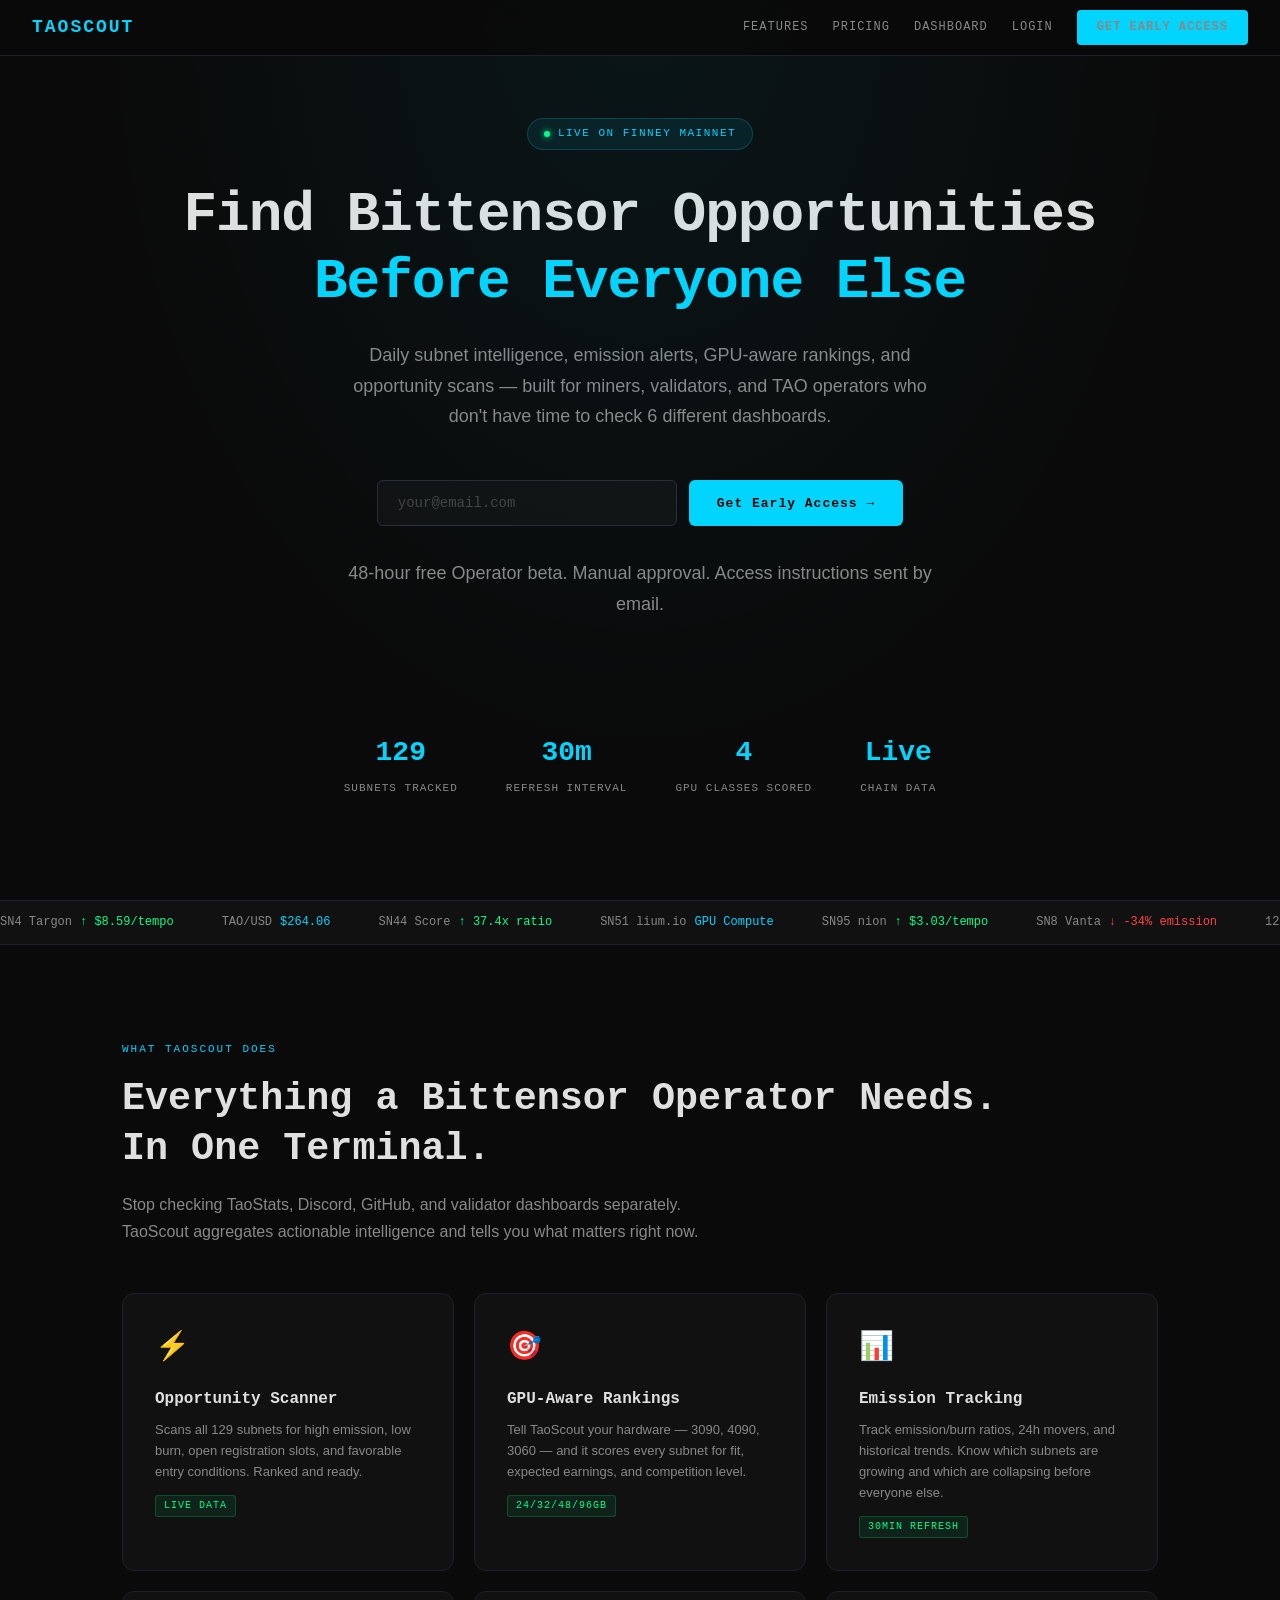
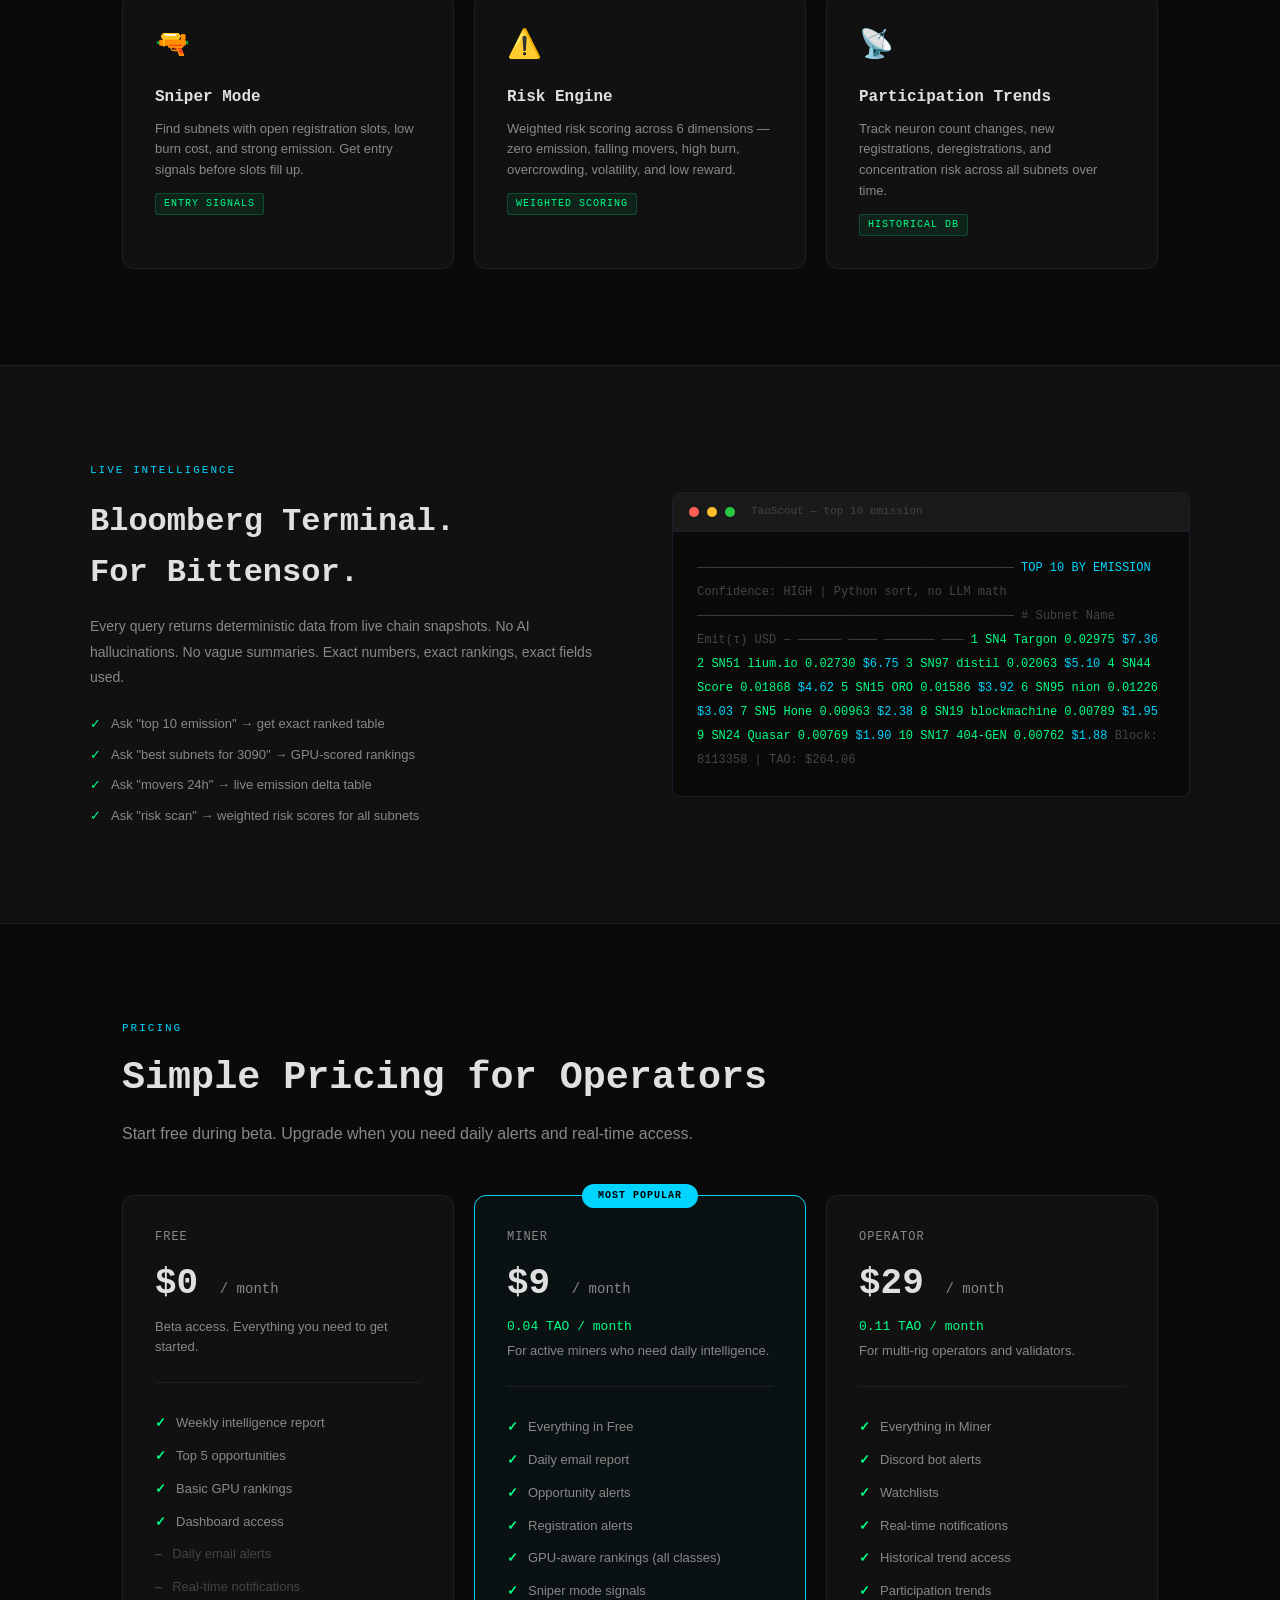
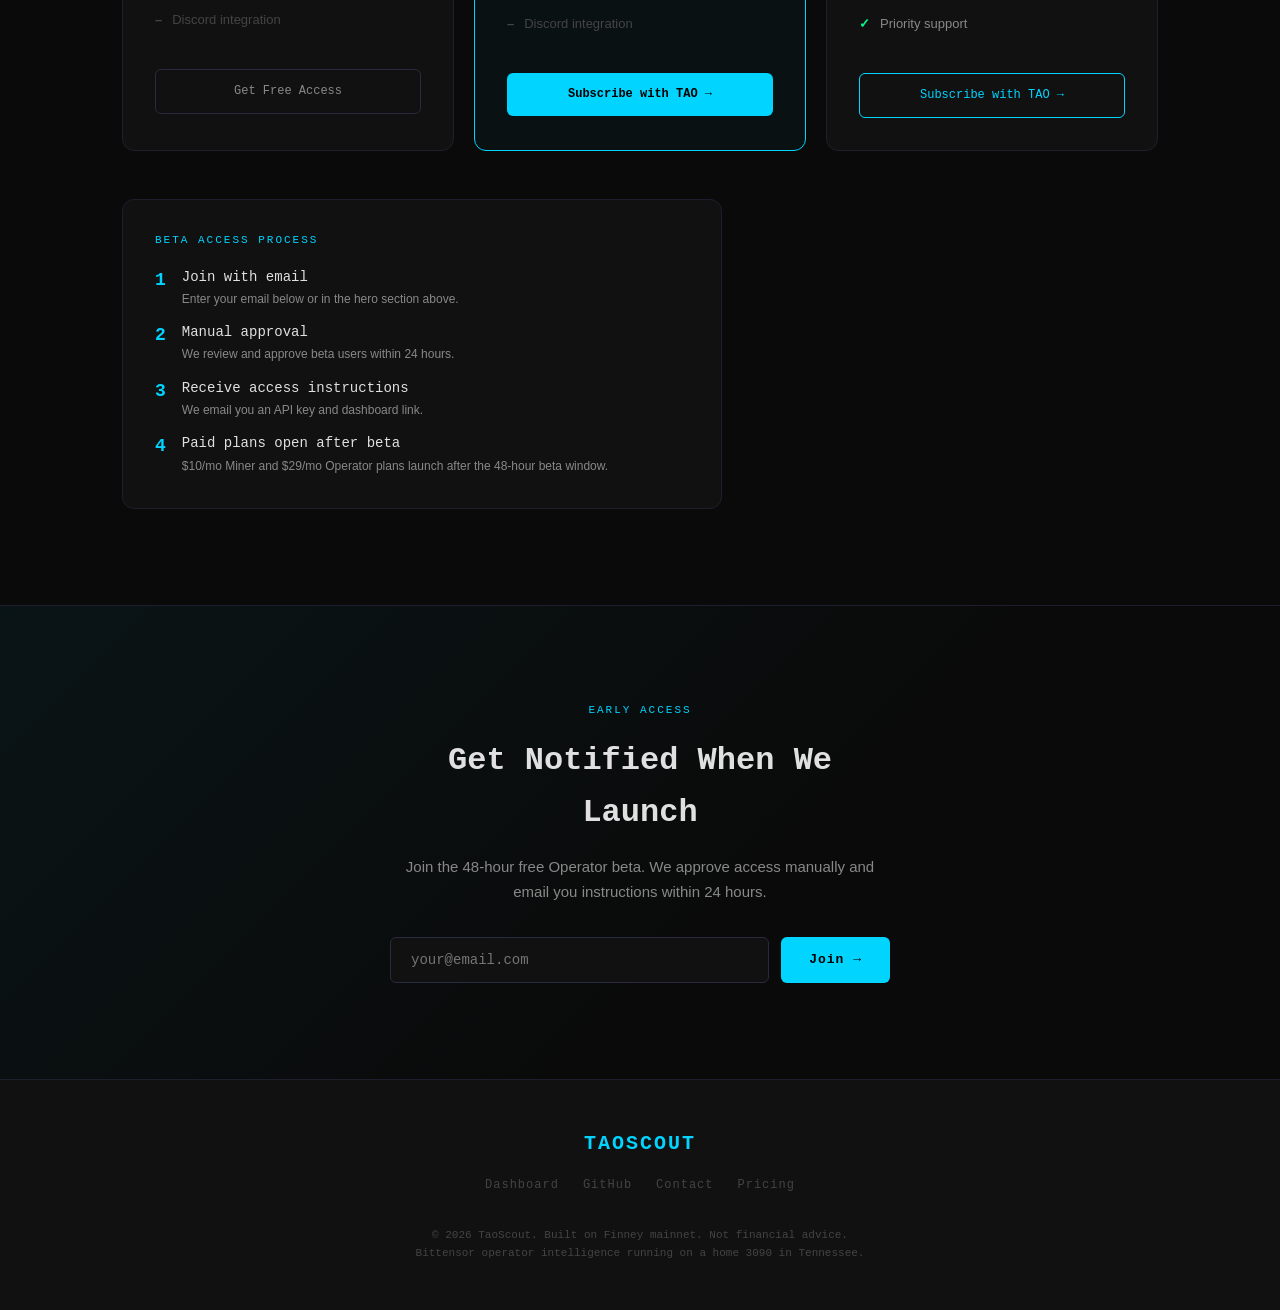
<file: landing.html>
<!DOCTYPE html>
<html lang="en">
<head>
<meta charset="UTF-8">
<meta name="viewport" content="width=device-width, initial-scale=1.0">
<title>TaoScout — Bittensor Intelligence for Miners & Operators</title>
<meta name="description" content="Daily subnet intelligence, emission alerts, GPU rankings, and opportunity scans for Bittensor miners, validators, and delegators.">
<style>
*{box-sizing:border-box;margin:0;padding:0}
:root{
  --bg:#0a0a0a;--bg2:#111;--bg3:#161616;
  --border:#1e1e2e;--border2:#2a2a3e;
  --cyan:#00d4ff;--green:#00ff88;--yellow:#ffcc00;--red:#ff4444;
  --text:#e0e0e0;--muted:#888;--dim:#444;
}
html{scroll-behavior:smooth}
body{background:var(--bg);color:var(--text);font-family:'Courier New',monospace;line-height:1.6}

/* NAV */
nav{position:fixed;top:0;left:0;right:0;z-index:100;background:rgba(10,10,10,0.95);border-bottom:1px solid var(--border);padding:0 2rem;display:flex;align-items:center;justify-content:space-between;height:56px;backdrop-filter:blur(10px)}
.nav-logo{font-size:18px;font-weight:700;color:var(--cyan);letter-spacing:2px}
.nav-links{display:flex;gap:24px;align-items:center}
.nav-links a{color:var(--muted);text-decoration:none;font-size:12px;letter-spacing:1px;text-transform:uppercase;transition:color 0.2s}
.nav-links a:hover{color:var(--cyan)}
.nav-cta{background:var(--cyan);color:#000;padding:8px 20px;border-radius:4px;font-size:12px;font-weight:700;text-decoration:none;letter-spacing:1px}
.nav-cta:hover{background:#00b8d9;color:#000!important}

/* HERO */
.hero{min-height:100vh;display:flex;flex-direction:column;align-items:center;justify-content:center;text-align:center;padding:80px 2rem 4rem;position:relative;overflow:hidden}
.hero::before{content:'';position:absolute;top:0;left:0;right:0;bottom:0;background:radial-gradient(ellipse at 50% 0%,rgba(0,212,255,0.06) 0%,transparent 60%);pointer-events:none}
.hero-badge{display:inline-flex;align-items:center;gap:8px;background:rgba(0,212,255,0.08);border:1px solid rgba(0,212,255,0.2);border-radius:20px;padding:6px 16px;font-size:11px;color:var(--cyan);letter-spacing:1.5px;text-transform:uppercase;margin-bottom:2rem}
.live-dot{width:6px;height:6px;border-radius:50%;background:var(--green);box-shadow:0 0 6px var(--green);animation:pulse 2s infinite}
@keyframes pulse{0%,100%{opacity:1}50%{opacity:0.4}}
.hero h1{font-size:clamp(2rem,5vw,3.5rem);font-weight:700;line-height:1.2;margin-bottom:1.5rem;letter-spacing:-1px}
.hero h1 span{color:var(--cyan)}
.hero p{font-size:clamp(14px,2vw,18px);color:var(--muted);max-width:600px;margin-bottom:3rem;font-family:sans-serif;font-weight:400;line-height:1.7}
.hero-signup{display:flex;gap:12px;flex-wrap:wrap;justify-content:center;margin-bottom:2rem}
.hero-signup input{background:var(--bg2);border:1px solid var(--border2);border-radius:6px;padding:14px 20px;font-family:'Courier New',monospace;font-size:14px;color:var(--text);outline:none;width:300px;max-width:100%}
.hero-signup input:focus{border-color:var(--cyan)}
.hero-signup input::placeholder{color:var(--dim)}
.btn-primary{background:var(--cyan);color:#000;border:none;border-radius:6px;padding:14px 28px;font-family:'Courier New',monospace;font-size:13px;font-weight:700;cursor:pointer;letter-spacing:1px;transition:all 0.2s;white-space:nowrap}
.btn-primary:hover{background:#00b8d9;transform:translateY(-1px)}
.hero-note{font-size:11px;color:var(--dim)}
.hero-stats{display:flex;gap:3rem;margin-top:4rem;flex-wrap:wrap;justify-content:center}
.hero-stat{text-align:center}
.hero-stat-num{font-size:28px;font-weight:700;color:var(--cyan)}
.hero-stat-label{font-size:11px;color:var(--muted);text-transform:uppercase;letter-spacing:1px;margin-top:4px}

/* TICKER */
.ticker{background:var(--bg2);border-top:1px solid var(--border);border-bottom:1px solid var(--border);padding:12px 0;overflow:hidden}
.ticker-inner{display:flex;gap:3rem;animation:scroll 20s linear infinite;white-space:nowrap;width:max-content}
@keyframes scroll{0%{transform:translateX(0)}100%{transform:translateX(-50%)}}
.ticker-item{font-size:12px;color:var(--muted);display:flex;align-items:center;gap:8px}
.ticker-item span{color:var(--cyan)}
.ticker-item .up{color:var(--green)}
.ticker-item .down{color:var(--red)}

/* FEATURES */
.section{padding:6rem 2rem;max-width:1100px;margin:0 auto}
.section-label{font-size:11px;color:var(--cyan);text-transform:uppercase;letter-spacing:2px;margin-bottom:1rem}
.section h2{font-size:clamp(1.5rem,3vw,2.5rem);margin-bottom:1rem;line-height:1.3}
.section-sub{font-size:16px;color:var(--muted);max-width:600px;font-family:sans-serif;font-weight:400;line-height:1.7;margin-bottom:3rem}
.features-grid{display:grid;grid-template-columns:repeat(auto-fit,minmax(280px,1fr));gap:20px}
.feature-card{background:var(--bg2);border:1px solid var(--border);border-radius:12px;padding:2rem;transition:border-color 0.2s}
.feature-card:hover{border-color:var(--border2)}
.feature-icon{font-size:28px;margin-bottom:1rem}
.feature-card h3{font-size:16px;margin-bottom:8px;color:var(--text)}
.feature-card p{font-size:13px;color:var(--muted);font-family:sans-serif;line-height:1.6}
.feature-tag{display:inline-block;font-size:10px;color:var(--green);background:rgba(0,255,136,0.08);border:1px solid rgba(0,255,136,0.2);border-radius:3px;padding:2px 8px;margin-top:12px;letter-spacing:1px}

/* TERMINAL DEMO */
.demo-section{background:var(--bg2);border-top:1px solid var(--border);border-bottom:1px solid var(--border);padding:6rem 2rem}
.demo-inner{max-width:1100px;margin:0 auto;display:grid;grid-template-columns:1fr 1fr;gap:4rem;align-items:center}
.demo-terminal{background:#0a0a0a;border:1px solid var(--border);border-radius:8px;overflow:hidden}
.terminal-bar{background:#1a1a1a;padding:10px 16px;display:flex;align-items:center;gap:8px;border-bottom:1px solid var(--border)}
.terminal-dot{width:10px;height:10px;border-radius:50%}
.t-red{background:#ff5f57}.t-yellow{background:#febc2e}.t-green{background:#28c840}
.terminal-title{font-size:11px;color:var(--dim);margin-left:8px}
.terminal-body{padding:1.5rem;font-size:12px;line-height:2;color:var(--green)}
.t-dim{color:var(--dim)}
.t-cyan{color:var(--cyan)}
.t-yellow{color:var(--yellow)}
.t-white{color:var(--text)}

/* PRICING */
.pricing-grid{display:grid;grid-template-columns:repeat(auto-fit,minmax(260px,1fr));gap:20px;margin-top:3rem}
.pricing-card{background:var(--bg2);border:1px solid var(--border);border-radius:12px;padding:2rem;position:relative}
.pricing-card.featured{border-color:var(--cyan);background:rgba(0,212,255,0.03)}
.pricing-badge{position:absolute;top:-12px;left:50%;transform:translateX(-50%);background:var(--cyan);color:#000;font-size:10px;font-weight:700;padding:4px 16px;border-radius:20px;letter-spacing:1px}
.pricing-plan{font-size:12px;color:var(--muted);text-transform:uppercase;letter-spacing:1px;margin-bottom:8px}
.pricing-price{font-size:36px;font-weight:700;color:var(--text);margin-bottom:4px}
.pricing-price span{font-size:14px;color:var(--muted);font-weight:400}
.pricing-desc{font-size:13px;color:var(--muted);font-family:sans-serif;margin-bottom:1.5rem;padding-bottom:1.5rem;border-bottom:1px solid var(--border)}
.pricing-features{list-style:none;margin-bottom:2rem}
.pricing-features li{font-size:13px;color:var(--muted);font-family:sans-serif;padding:6px 0;display:flex;align-items:flex-start;gap:10px}
.pricing-features li::before{content:'✓';color:var(--green);flex-shrink:0;font-weight:700}
.pricing-features li.dim::before{content:'–';color:var(--dim)}
.pricing-features li.dim{color:var(--dim)}
.btn-outline{display:block;text-align:center;border:1px solid var(--border2);border-radius:6px;padding:12px;font-family:'Courier New',monospace;font-size:12px;color:var(--muted);cursor:pointer;background:none;width:100%;transition:all 0.2s;text-decoration:none}
.btn-outline:hover{border-color:var(--cyan);color:var(--cyan)}
.btn-filled{display:block;text-align:center;background:var(--cyan);border:none;border-radius:6px;padding:12px;font-family:'Courier New',monospace;font-size:12px;color:#000;cursor:pointer;width:100%;font-weight:700;transition:all 0.2s;text-decoration:none}
.btn-filled:hover{background:#00b8d9}

/* EMAIL SECTION */
.email-section{background:linear-gradient(135deg,rgba(0,212,255,0.05) 0%,transparent 60%);border-top:1px solid var(--border);padding:6rem 2rem;text-align:center}
.email-inner{max-width:500px;margin:0 auto}
.email-inner h2{font-size:clamp(1.5rem,3vw,2rem);margin-bottom:1rem}
.email-inner p{font-size:15px;color:var(--muted);font-family:sans-serif;margin-bottom:2rem;line-height:1.7}
.email-form{display:flex;gap:12px;flex-wrap:wrap;justify-content:center}
.email-form input{background:var(--bg2);border:1px solid var(--border2);border-radius:6px;padding:14px 20px;font-family:'Courier New',monospace;font-size:14px;color:var(--text);outline:none;flex:1;min-width:200px}
.email-form input:focus{border-color:var(--cyan)}
.signup-msg{margin-top:1rem;font-size:13px;display:none}
.signup-msg.success{color:var(--green);display:block}
.signup-msg.error{color:var(--red);display:block}

/* FOOTER */
footer{background:var(--bg2);border-top:1px solid var(--border);padding:3rem 2rem;text-align:center}
.footer-logo{font-size:20px;font-weight:700;color:var(--cyan);letter-spacing:2px;margin-bottom:1rem}
.footer-links{display:flex;gap:24px;justify-content:center;margin-bottom:2rem;flex-wrap:wrap}
.footer-links a{color:var(--dim);text-decoration:none;font-size:12px;letter-spacing:1px}
.footer-links a:hover{color:var(--muted)}
.footer-note{font-size:11px;color:var(--dim)}

/* MOBILE */
@media(max-width:768px){
  .nav-links{display:none}
  .demo-inner{grid-template-columns:1fr}
  .hero-signup{flex-direction:column;align-items:center}
  .hero-signup input{width:100%;max-width:340px}
  .hero-stats{gap:2rem}
}

/* SUCCESS STATE */
.form-success{display:none;text-align:center;padding:1rem}
.form-success.show{display:block}
</style>
</head>
<body>

<nav>
  <div class="nav-logo">TAOSCOUT</div>
  <div class="nav-links">
    <a href="#features">Features</a>
    <a href="#pricing">Pricing</a>
    <a href="https://app.taoscout.com">Dashboard</a>
    <a href="https://app.taoscout.com/login" style="color:#888;text-decoration:none;font-size:12px;letter-spacing:1px">Login</a>
    <a href="#signup" class="nav-cta">Get Early Access</a>
  </div>
</nav>

<!-- HERO -->
<section class="hero">
  <div class="hero-badge">
    <span class="live-dot"></span>
    Live on Finney Mainnet
  </div>
  <h1>Find Bittensor Opportunities<br><span>Before Everyone Else</span></h1>
  <p>Daily subnet intelligence, emission alerts, GPU-aware rankings, and opportunity scans — built for miners, validators, and TAO operators who don't have time to check 6 different dashboards.</p>

  <div class="hero-signup" id="hero-form">
    <input type="email" id="hero-email" placeholder="your@email.com" />
    <button class="btn-primary" onclick="subscribe('hero-email','hero-msg')">Get Early Access →</button>
  </div>
  <div class="signup-msg" id="hero-msg"></div>
  <p class="hero-note">48-hour free Operator beta. Manual approval. Access instructions sent by email.</p>

  <div class="hero-stats">
    <div class="hero-stat">
      <div class="hero-stat-num">129</div>
      <div class="hero-stat-label">Subnets Tracked</div>
    </div>
    <div class="hero-stat">
      <div class="hero-stat-num">30m</div>
      <div class="hero-stat-label">Refresh Interval</div>
    </div>
    <div class="hero-stat">
      <div class="hero-stat-num">4</div>
      <div class="hero-stat-label">GPU Classes Scored</div>
    </div>
    <div class="hero-stat">
      <div class="hero-stat-num">Live</div>
      <div class="hero-stat-label">Chain Data</div>
    </div>
  </div>
</section>

<!-- TICKER -->
<div class="ticker">
  <div class="ticker-inner">
    <div class="ticker-item">SN4 Targon <span class="up">↑ $8.59/tempo</span></div>
    <div class="ticker-item">TAO/USD <span>$264.06</span></div>
    <div class="ticker-item">SN44 Score <span class="up">↑ 37.4x ratio</span></div>
    <div class="ticker-item">SN51 lium.io <span>GPU Compute</span></div>
    <div class="ticker-item">SN95 nion <span class="up">↑ $3.03/tempo</span></div>
    <div class="ticker-item">SN8 Vanta <span class="down">↓ -34% emission</span></div>
    <div class="ticker-item">129 Subnets <span>Analyzed</span></div>
    <div class="ticker-item">SN36 automata <span>10% fill — open slots</span></div>
    <!-- duplicate for seamless scroll -->
    <div class="ticker-item">SN4 Targon <span class="up">↑ $8.59/tempo</span></div>
    <div class="ticker-item">TAO/USD <span>$264.06</span></div>
    <div class="ticker-item">SN44 Score <span class="up">↑ 37.4x ratio</span></div>
    <div class="ticker-item">SN51 lium.io <span>GPU Compute</span></div>
    <div class="ticker-item">SN95 nion <span class="up">↑ $3.03/tempo</span></div>
    <div class="ticker-item">SN8 Vanta <span class="down">↓ -34% emission</span></div>
    <div class="ticker-item">129 Subnets <span>Analyzed</span></div>
    <div class="ticker-item">SN36 automata <span>10% fill — open slots</span></div>
  </div>
</div>

<!-- FEATURES -->
<section class="section" id="features">
  <div class="section-label">What TaoScout Does</div>
  <h2>Everything a Bittensor Operator Needs.<br>In One Terminal.</h2>
  <p class="section-sub">Stop checking TaoStats, Discord, GitHub, and validator dashboards separately. TaoScout aggregates actionable intelligence and tells you what matters right now.</p>

  <div class="features-grid">
    <div class="feature-card">
      <div class="feature-icon">⚡</div>
      <h3>Opportunity Scanner</h3>
      <p>Scans all 129 subnets for high emission, low burn, open registration slots, and favorable entry conditions. Ranked and ready.</p>
      <span class="feature-tag">LIVE DATA</span>
    </div>
    <div class="feature-card">
      <div class="feature-icon">🎯</div>
      <h3>GPU-Aware Rankings</h3>
      <p>Tell TaoScout your hardware — 3090, 4090, 3060 — and it scores every subnet for fit, expected earnings, and competition level.</p>
      <span class="feature-tag">24/32/48/96GB</span>
    </div>
    <div class="feature-card">
      <div class="feature-icon">📊</div>
      <h3>Emission Tracking</h3>
      <p>Track emission/burn ratios, 24h movers, and historical trends. Know which subnets are growing and which are collapsing before everyone else.</p>
      <span class="feature-tag">30MIN REFRESH</span>
    </div>
    <div class="feature-card">
      <div class="feature-icon">🔫</div>
      <h3>Sniper Mode</h3>
      <p>Find subnets with open registration slots, low burn cost, and strong emission. Get entry signals before slots fill up.</p>
      <span class="feature-tag">ENTRY SIGNALS</span>
    </div>
    <div class="feature-card">
      <div class="feature-icon">⚠️</div>
      <h3>Risk Engine</h3>
      <p>Weighted risk scoring across 6 dimensions — zero emission, falling movers, high burn, overcrowding, volatility, and low reward.</p>
      <span class="feature-tag">WEIGHTED SCORING</span>
    </div>
    <div class="feature-card">
      <div class="feature-icon">📡</div>
      <h3>Participation Trends</h3>
      <p>Track neuron count changes, new registrations, deregistrations, and concentration risk across all subnets over time.</p>
      <span class="feature-tag">HISTORICAL DB</span>
    </div>
  </div>
</section>

<!-- TERMINAL DEMO -->
<div class="demo-section">
  <div class="demo-inner">
    <div>
      <div class="section-label">Live Intelligence</div>
      <h2 style="font-size:clamp(1.4rem,2.5vw,2rem);margin-bottom:1rem">Bloomberg Terminal.<br>For Bittensor.</h2>
      <p style="font-size:14px;color:var(--muted);font-family:sans-serif;line-height:1.8;margin-bottom:1.5rem">Every query returns deterministic data from live chain snapshots. No AI hallucinations. No vague summaries. Exact numbers, exact rankings, exact fields used.</p>
      <ul style="list-style:none;display:flex;flex-direction:column;gap:10px">
        <li style="font-size:13px;color:var(--muted);font-family:sans-serif;display:flex;gap:10px"><span style="color:var(--green)">✓</span> Ask "top 10 emission" → get exact ranked table</li>
        <li style="font-size:13px;color:var(--muted);font-family:sans-serif;display:flex;gap:10px"><span style="color:var(--green)">✓</span> Ask "best subnets for 3090" → GPU-scored rankings</li>
        <li style="font-size:13px;color:var(--muted);font-family:sans-serif;display:flex;gap:10px"><span style="color:var(--green)">✓</span> Ask "movers 24h" → live emission delta table</li>
        <li style="font-size:13px;color:var(--muted);font-family:sans-serif;display:flex;gap:10px"><span style="color:var(--green)">✓</span> Ask "risk scan" → weighted risk scores for all subnets</li>
      </ul>
    </div>
    <div class="demo-terminal">
      <div class="terminal-bar">
        <div class="terminal-dot t-red"></div>
        <div class="terminal-dot t-yellow"></div>
        <div class="terminal-dot t-green"></div>
        <span class="terminal-title">TaoScout — top 10 emission</span>
      </div>
      <div class="terminal-body">
<span class="t-dim">────────────────────────────────────────────</span>
<span class="t-cyan">  TOP 10 BY EMISSION</span>
<span class="t-dim">  Confidence: HIGH | Python sort, no LLM math</span>
<span class="t-dim">────────────────────────────────────────────</span>
<span class="t-dim">  #  Subnet   Name         Emit(τ)    USD</span>
<span class="t-dim">  ─  ──────   ────         ───────    ───</span>
  1  SN4      Targon       0.02975  <span class="t-cyan">$7.36</span>
  2  SN51     lium.io      0.02730  <span class="t-cyan">$6.75</span>
  3  SN97     distil       0.02063  <span class="t-cyan">$5.10</span>
  4  SN44     Score        0.01868  <span class="t-cyan">$4.62</span>
  5  SN15     ORO          0.01586  <span class="t-cyan">$3.92</span>
  6  SN95     nion         0.01226  <span class="t-cyan">$3.03</span>
  7  SN5      Hone         0.00963  <span class="t-cyan">$2.38</span>
  8  SN19     blockmachine 0.00789  <span class="t-cyan">$1.95</span>
  9  SN24     Quasar       0.00769  <span class="t-cyan">$1.90</span>
 10  SN17     404-GEN      0.00762  <span class="t-cyan">$1.88</span>
<span class="t-dim">  Block: 8113358 | TAO: $264.06</span>
      </div>
    </div>
  </div>
</div>

<!-- PRICING -->
<section class="section" id="pricing">
  <div class="section-label">Pricing</div>
  <h2>Simple Pricing for Operators</h2>
  <p class="section-sub">Start free during beta. Upgrade when you need daily alerts and real-time access.</p>

  <div class="pricing-grid">
    <div class="pricing-card">
      <div class="pricing-plan">Free</div>
      <div class="pricing-price">$0 <span>/ month</span></div>
      <div class="pricing-desc">Beta access. Everything you need to get started.</div>
      <ul class="pricing-features">
        <li>Weekly intelligence report</li>
        <li>Top 5 opportunities</li>
        <li>Basic GPU rankings</li>
        <li>Dashboard access</li>
        <li class="dim">Daily email alerts</li>
        <li class="dim">Real-time notifications</li>
        <li class="dim">Discord integration</li>
      </ul>
      <a href="#signup" class="btn-outline">Get Free Access</a>
    </div>

    <div class="pricing-card featured">
      <div class="pricing-badge">MOST POPULAR</div>
      <div class="pricing-plan">Miner</div>
      <div class="pricing-price">$9 <span>/ month</span></div>
      <div style="font-size:13px;color:#00ff88;font-family:'Courier New',monospace;margin-bottom:4px">0.04 TAO / month</div>
      <div class="pricing-desc">For active miners who need daily intelligence.</div>
      <ul class="pricing-features">
        <li>Everything in Free</li>
        <li>Daily email report</li>
        <li>Opportunity alerts</li>
        <li>Registration alerts</li>
        <li>GPU-aware rankings (all classes)</li>
        <li>Sniper mode signals</li>
        <li class="dim">Discord integration</li>
      </ul>
      <a href="/order?plan=miner_monthly" class="btn-filled">Subscribe with TAO →</a>
    </div>

    <div class="pricing-card">
      <div class="pricing-plan">Operator</div>
      <div class="pricing-price">$29 <span>/ month</span></div>
      <div style="font-size:13px;color:#00ff88;font-family:'Courier New',monospace;margin-bottom:4px">0.11 TAO / month</div>
      <div class="pricing-desc">For multi-rig operators and validators.</div>
      <ul class="pricing-features">
        <li>Everything in Miner</li>
        <li>Discord bot alerts</li>
        <li>Watchlists</li>
        <li>Real-time notifications</li>
        <li>Historical trend access</li>
        <li>Participation trends</li>
        <li>Priority support</li>
      </ul>
      <a href="/order?plan=operator_monthly" class="btn-outline" style="border-color:#00d4ff;color:#00d4ff">Subscribe with TAO →</a>
    </div>
  </div>
  <div style="margin-top:3rem;background:var(--bg2);border:1px solid var(--border);border-radius:12px;padding:2rem;max-width:600px">
    <div style="font-size:11px;color:var(--cyan);text-transform:uppercase;letter-spacing:2px;margin-bottom:1rem">Beta Access Process</div>
    <div style="display:flex;flex-direction:column;gap:12px">
      <div style="display:flex;gap:16px;align-items:flex-start">
        <span style="color:var(--cyan);font-size:18px;font-weight:700;flex-shrink:0">1</span>
        <div>
          <div style="font-size:14px;color:var(--text);margin-bottom:2px">Join with email</div>
          <div style="font-size:12px;color:var(--muted);font-family:sans-serif">Enter your email below or in the hero section above.</div>
        </div>
      </div>
      <div style="display:flex;gap:16px;align-items:flex-start">
        <span style="color:var(--cyan);font-size:18px;font-weight:700;flex-shrink:0">2</span>
        <div>
          <div style="font-size:14px;color:var(--text);margin-bottom:2px">Manual approval</div>
          <div style="font-size:12px;color:var(--muted);font-family:sans-serif">We review and approve beta users within 24 hours.</div>
        </div>
      </div>
      <div style="display:flex;gap:16px;align-items:flex-start">
        <span style="color:var(--cyan);font-size:18px;font-weight:700;flex-shrink:0">3</span>
        <div>
          <div style="font-size:14px;color:var(--text);margin-bottom:2px">Receive access instructions</div>
          <div style="font-size:12px;color:var(--muted);font-family:sans-serif">We email you an API key and dashboard link.</div>
        </div>
      </div>
      <div style="display:flex;gap:16px;align-items:flex-start">
        <span style="color:var(--cyan);font-size:18px;font-weight:700;flex-shrink:0">4</span>
        <div>
          <div style="font-size:14px;color:var(--text);margin-bottom:2px">Paid plans open after beta</div>
          <div style="font-size:12px;color:var(--muted);font-family:sans-serif">$10/mo Miner and $29/mo Operator plans launch after the 48-hour beta window.</div>
        </div>
      </div>
    </div>
  </div>


</section>

<!-- EMAIL CAPTURE -->
<section class="email-section" id="signup">
  <div class="email-inner">
    <div class="section-label" style="text-align:center">Early Access</div>
    <h2>Get Notified When We Launch</h2>
    <p>Join the 48-hour free Operator beta. We approve access manually and email you instructions within 24 hours.</p>
    <div class="email-form">
      <input type="email" id="footer-email" placeholder="your@email.com" />
      <button class="btn-primary" onclick="subscribe('footer-email','footer-msg')">Join →</button>
    </div>
    <div class="signup-msg" id="footer-msg"></div>
  </div>
</section>

<footer>
  <div class="footer-logo">TAOSCOUT</div>
  <div class="footer-links">
    <a href="https://app.taoscout.com">Dashboard</a>
    <a href="https://github.com/McDEE1311/taoscout">GitHub</a>
    <a href="mailto:tao.forge.ai@gmail.com">Contact</a>
    <a href="#pricing">Pricing</a>
  </div>
  <p class="footer-note">© 2026 TaoScout. Built on Finney mainnet. Not financial advice.<br>
  Bittensor operator intelligence running on a home 3090 in Tennessee.</p>
</footer>

<script>
const API = '';

async function subscribe(inputId, msgId) {
  const email = document.getElementById(inputId).value.trim();
  const msg = document.getElementById(msgId);

  if (!email || !email.includes('@')) {
    msg.textContent = 'Please enter a valid email address.';
    msg.className = 'signup-msg error';
    return;
  }

  const btn = event.target;
  btn.disabled = true;
  btn.textContent = 'Joining...';

  try {
    const r = await fetch(API + '/subscribe', {
      method: 'POST',
      headers: {'Content-Type': 'application/json'},
      body: JSON.stringify({email})
    });
    const d = await r.json();
    if (r.ok) {
      msg.textContent = "✓ You're on the beta list. Free Operator access is being approved manually. We'll email your access instructions within 24 hours.";
      msg.className = 'signup-msg success';
      document.getElementById(inputId).value = '';
    } else {
      msg.textContent = d.detail || 'Something went wrong. Try again.';
      msg.className = 'signup-msg error';
    }
  } catch(e) {
    msg.textContent = 'Could not connect. Email us at tao.forge.ai@gmail.com';
    msg.className = 'signup-msg error';
  }
  btn.disabled = false;
  btn.textContent = inputId === 'hero-email' ? 'Get Early Access →' : 'Join →';
}

document.querySelectorAll('input[type=email]').forEach(input => {
  input.addEventListener('keydown', e => {
    if (e.key === 'Enter') {
      const id = input.id;
      const msgId = id === 'hero-email' ? 'hero-msg' : 'footer-msg';
      subscribe(id, msgId);
    }
  });
});
</script>
</body>
</html>
</file>
